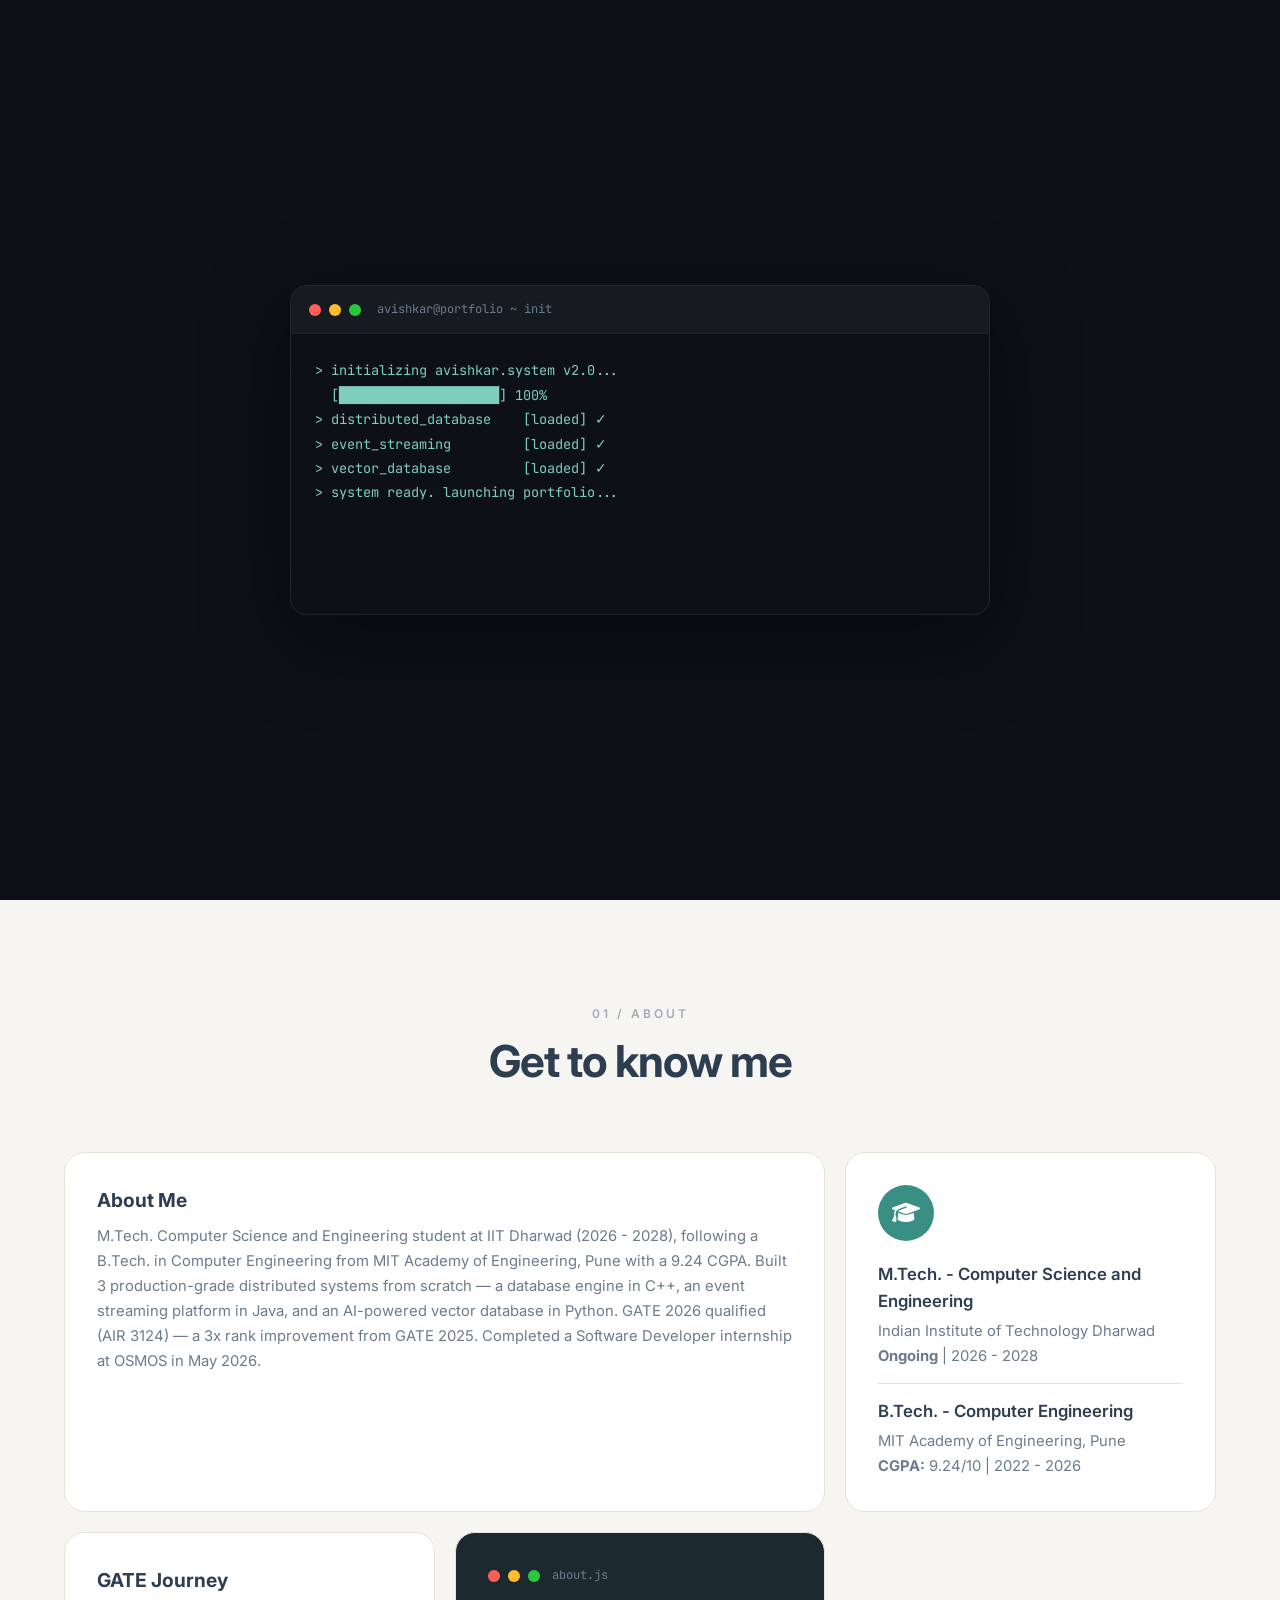
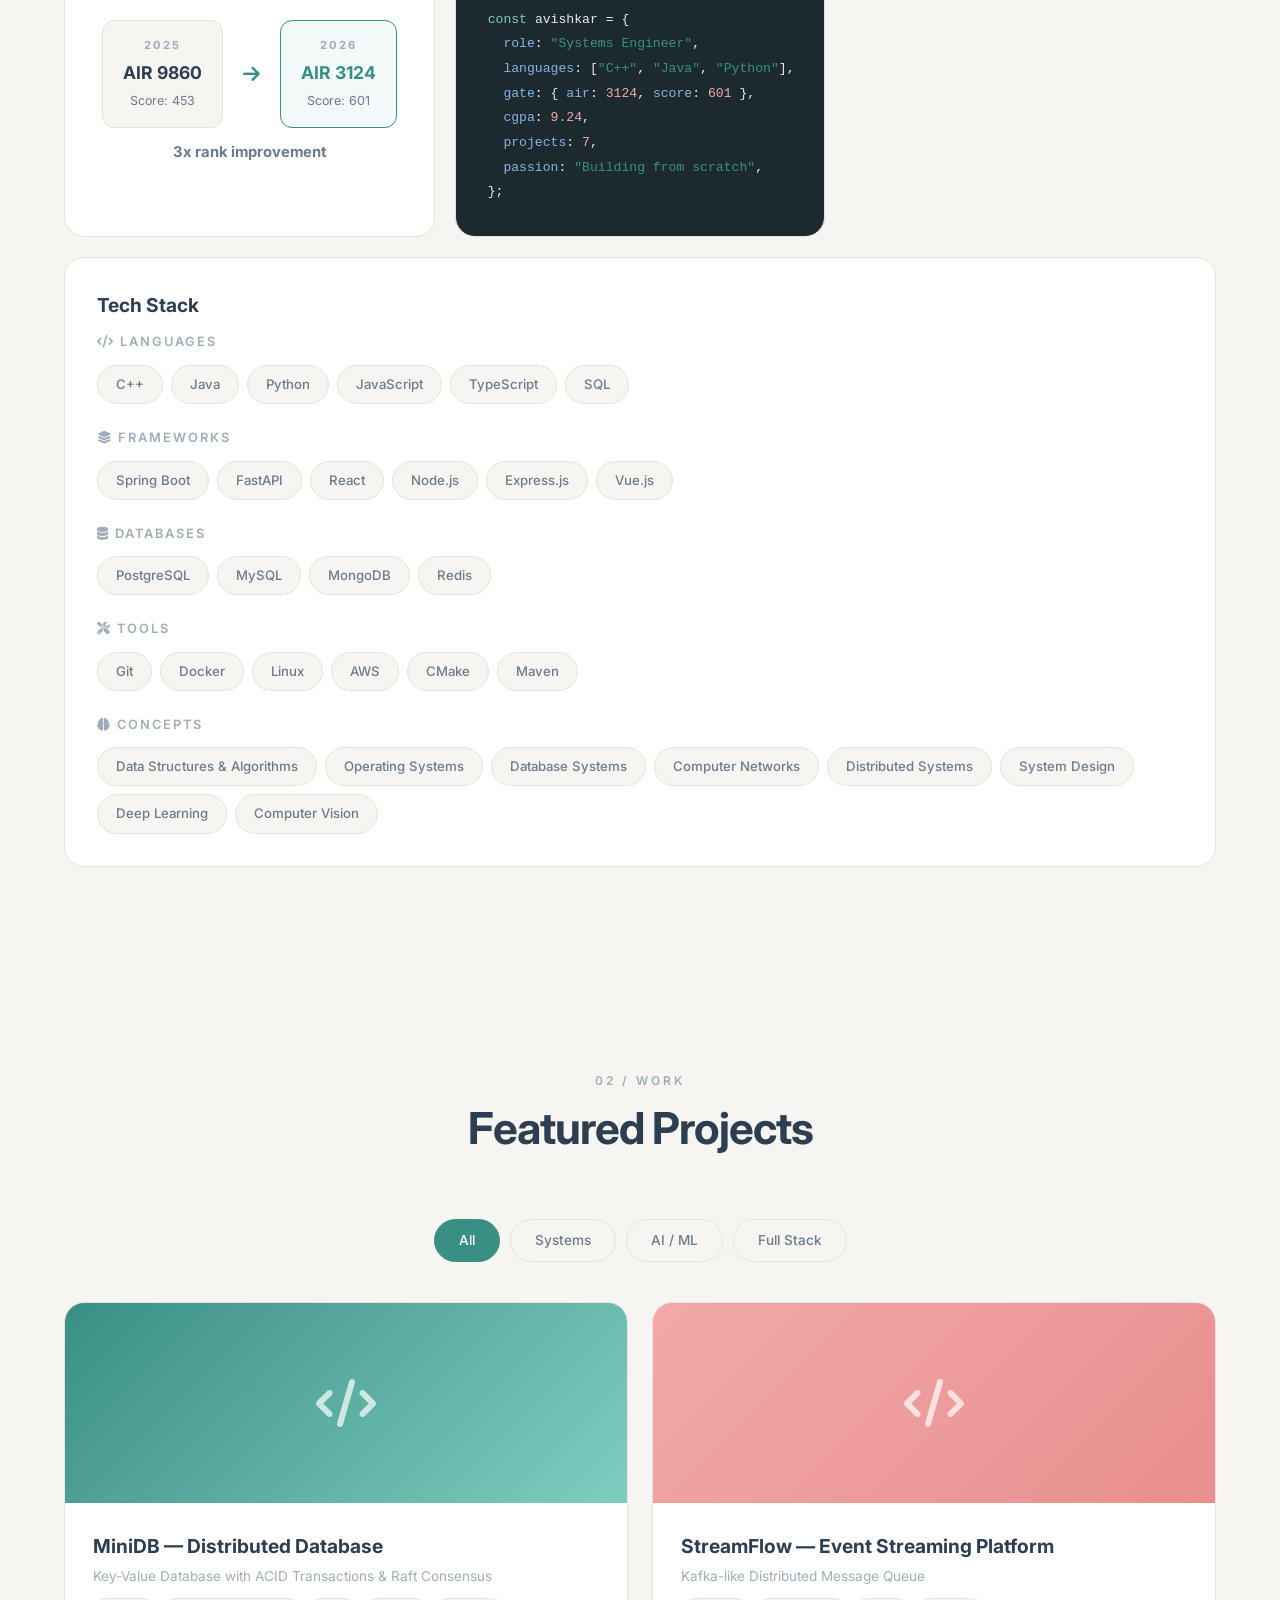
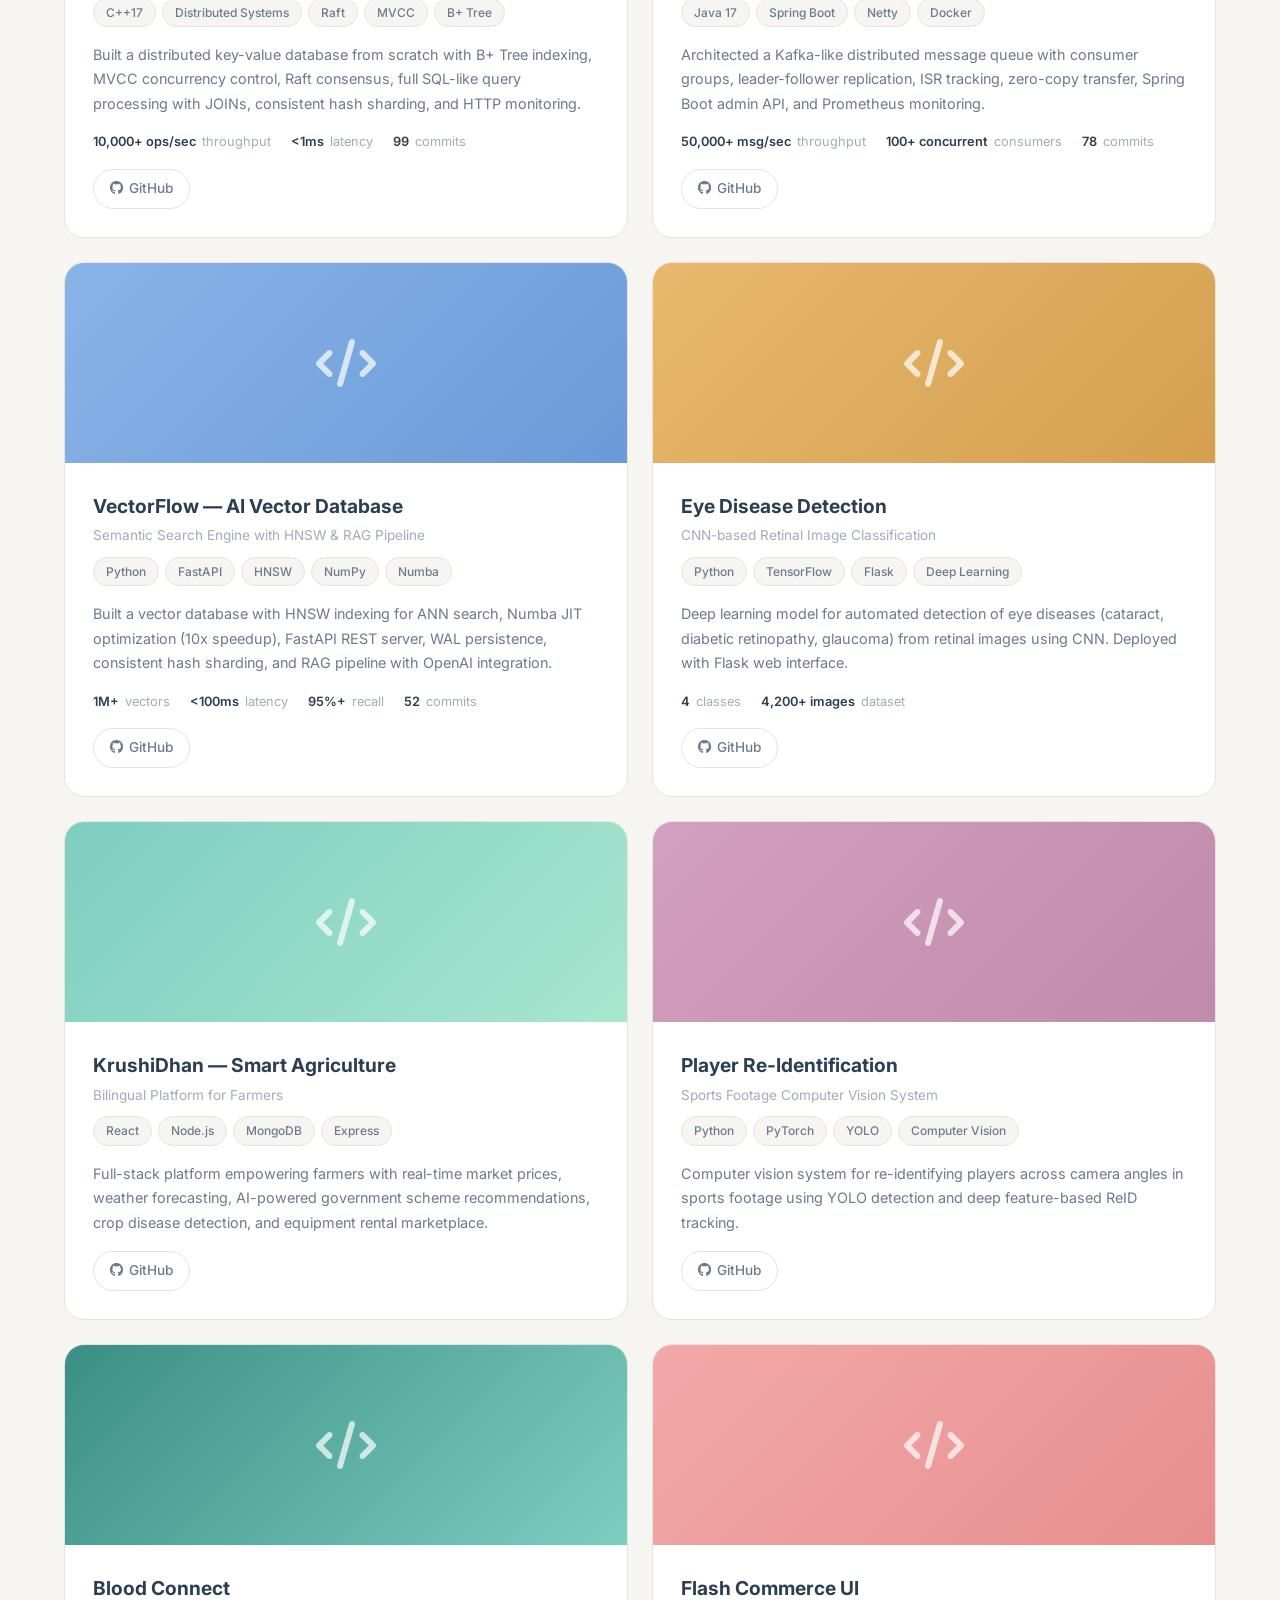
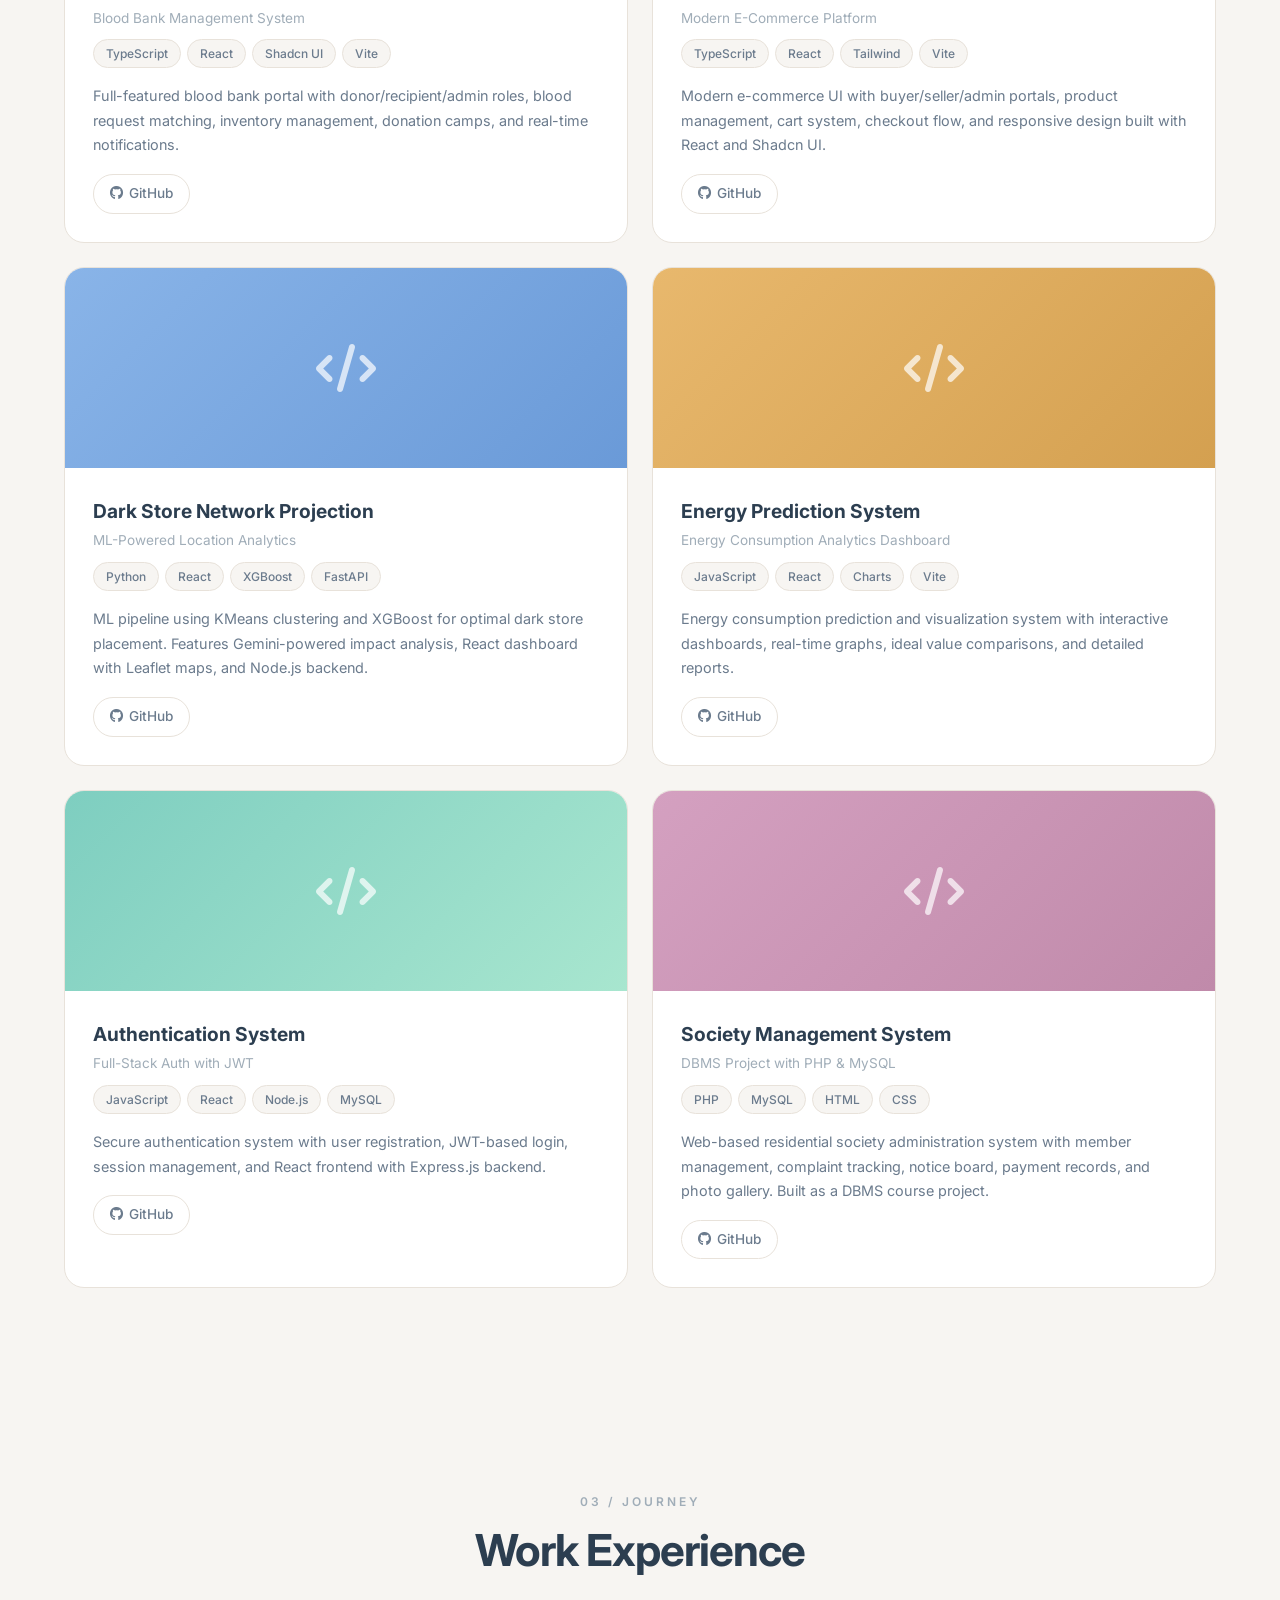
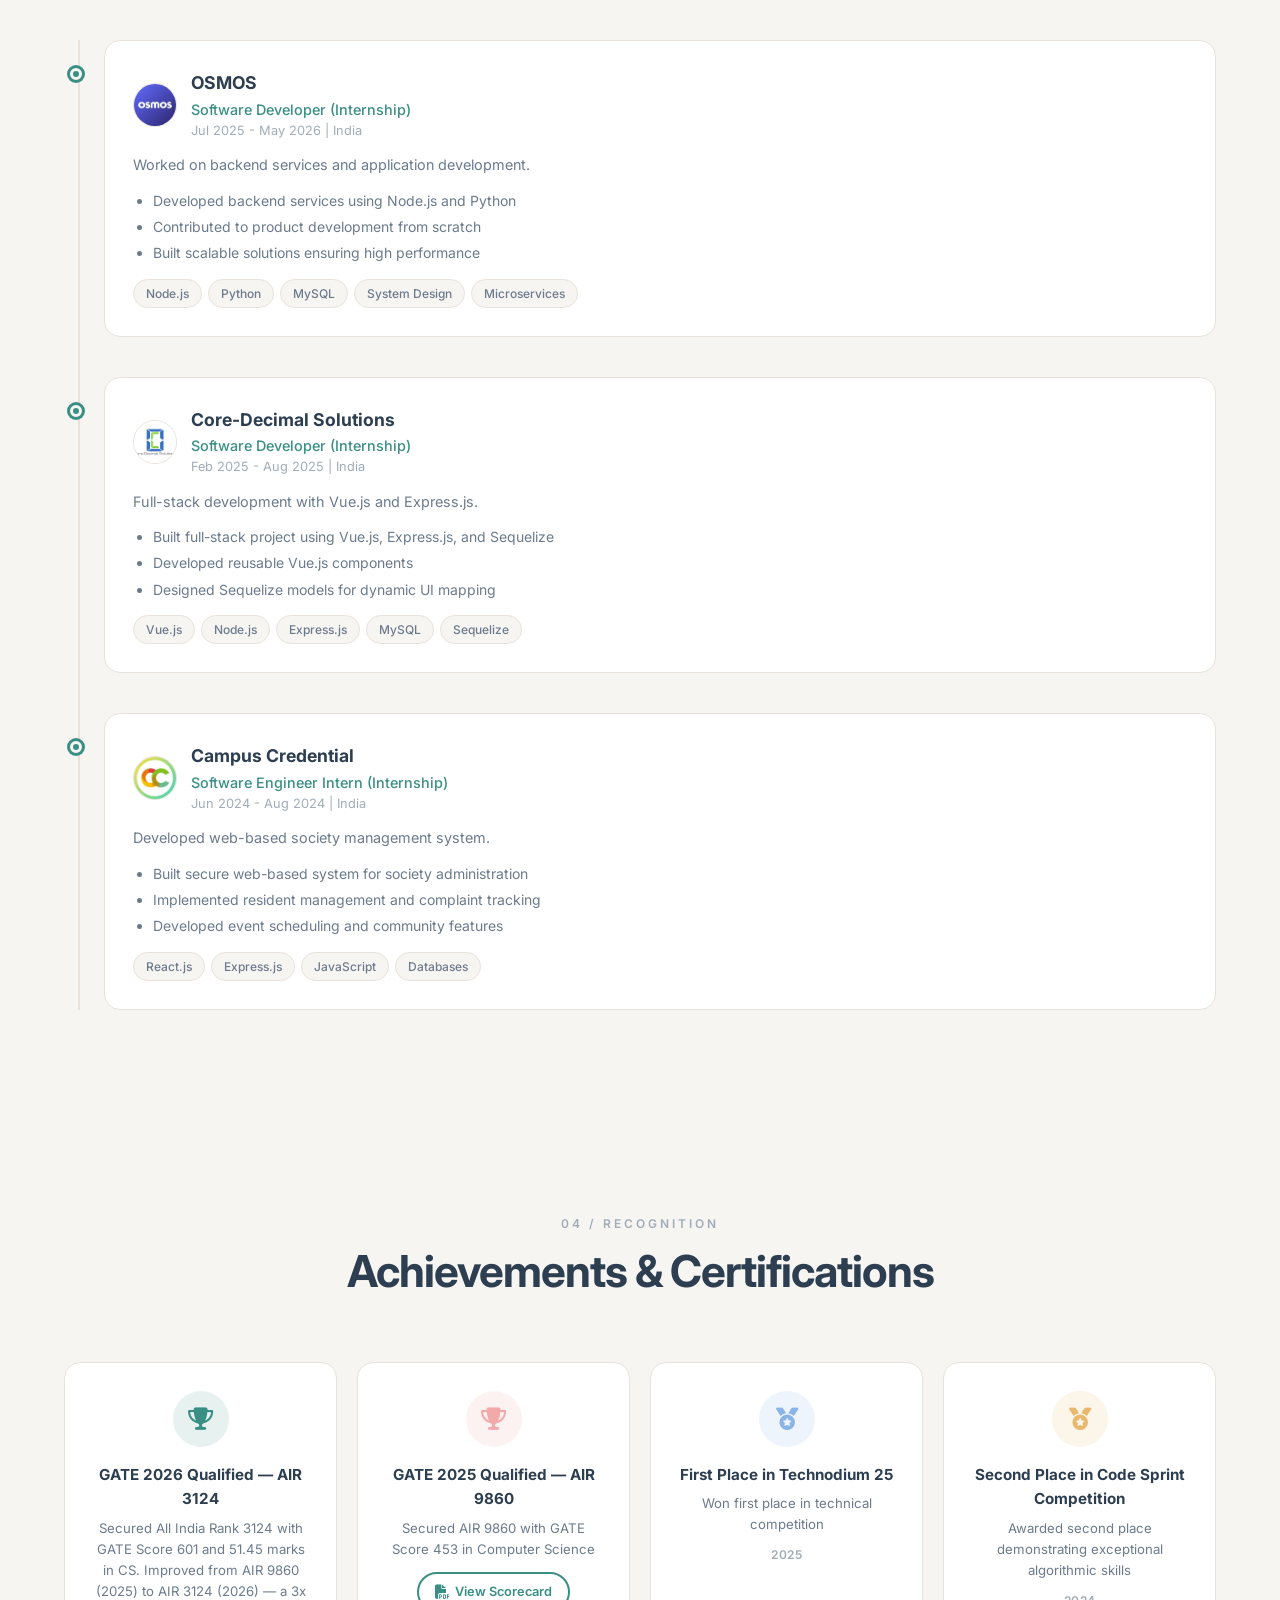
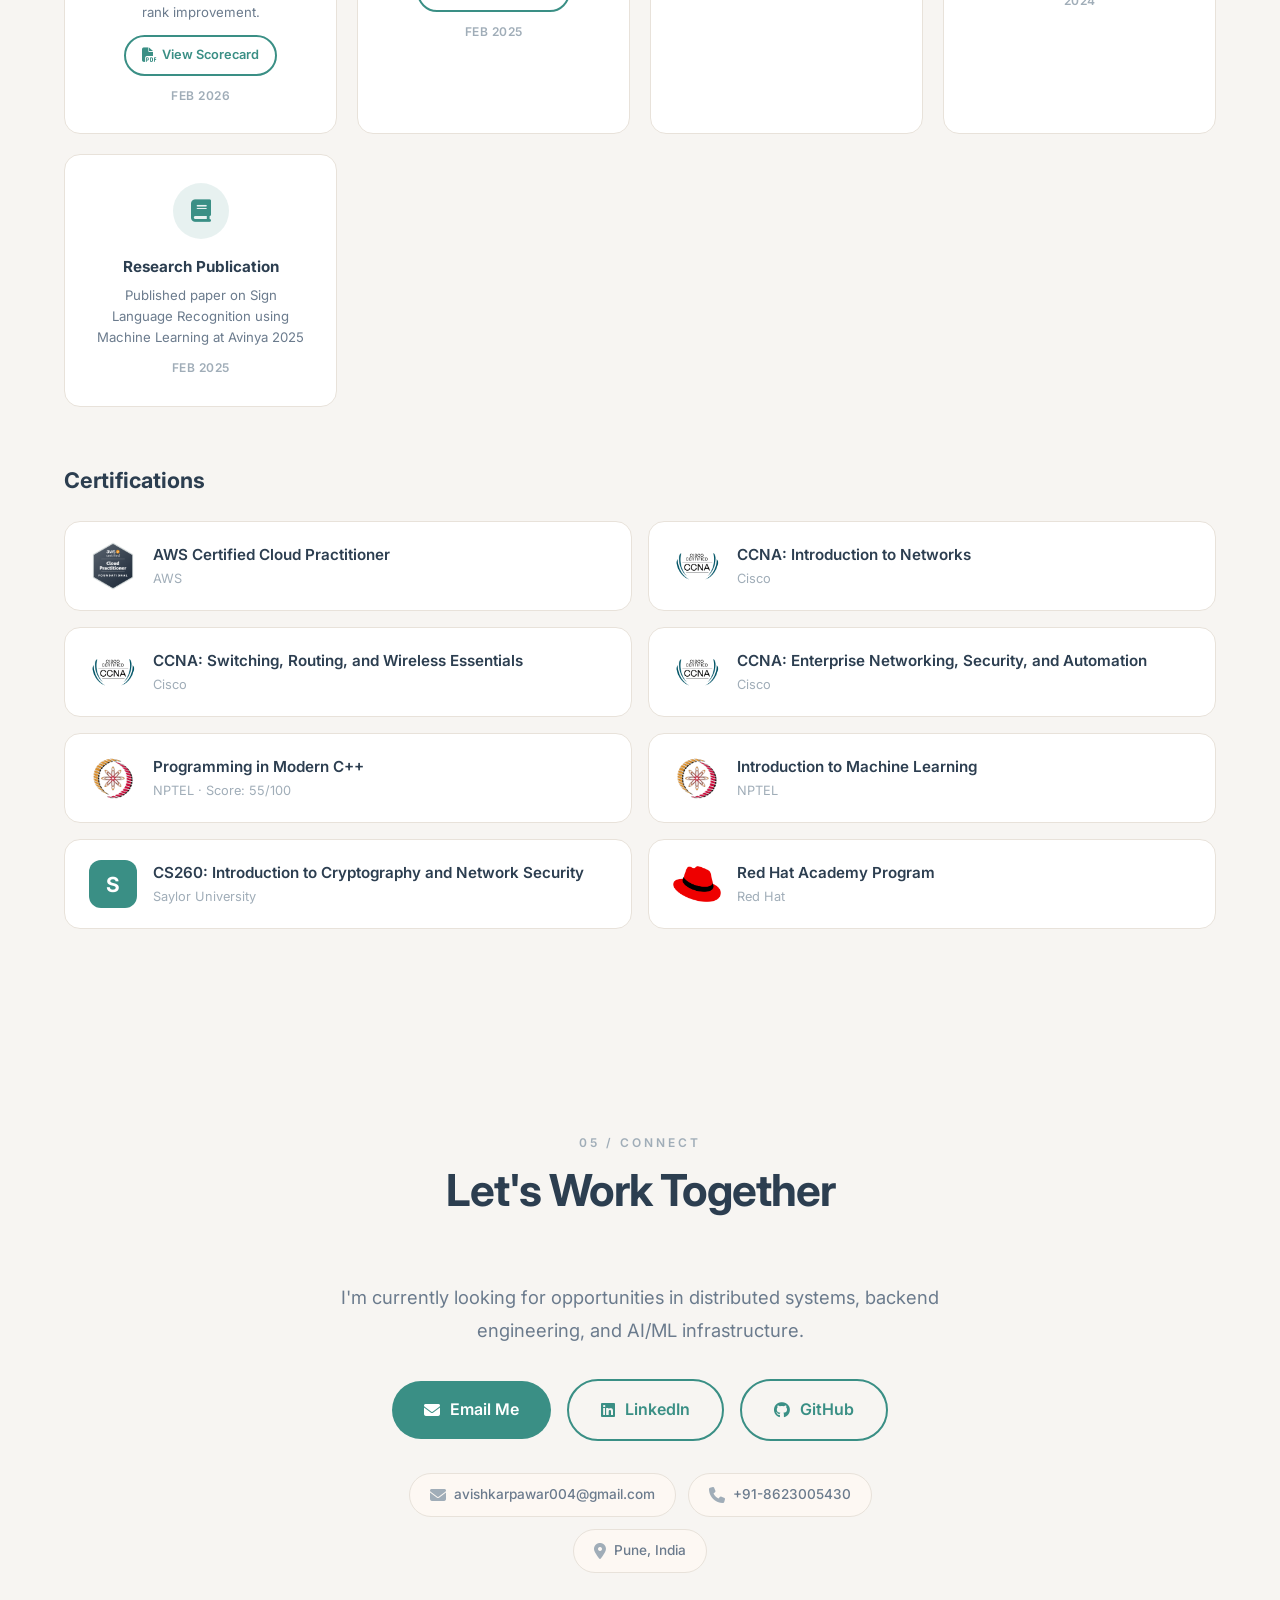
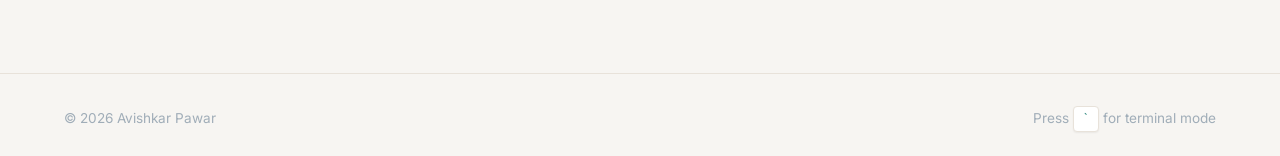
<file: index.html>
<!DOCTYPE html>
<html lang="en" data-theme="light">
<head>
  <meta charset="UTF-8">
  <meta name="viewport" content="width=device-width, initial-scale=1.0">
  <meta name="description" content="Avishkar Pawar — Systems Engineer specializing in Distributed Systems, Database Internals, and AI/ML. GATE 2026 qualified with AIR 3124. Building production-grade systems from scratch.">
  <meta name="keywords" content="Avishkar Pawar, Distributed Systems, Database Internals, AI/ML, C++, Java, Python, Software Engineer, Backend Engineer, GATE 2026">
  <meta name="author" content="Avishkar Pawar">
  <meta name="theme-color" content="#3A8F85">
  <meta name="color-scheme" content="light dark">

  <!-- Open Graph -->
  <meta property="og:type" content="website">
  <meta property="og:title" content="Avishkar Pawar — Systems & AI/ML Engineer">
  <meta property="og:description" content="M.Tech. Computer Science and Engineering student at IIT Dharwad building production-grade distributed systems, databases, and AI/ML infrastructure from scratch.">
  <meta property="og:image" content="https://avishkar-004.github.io/assets/profile.png">
  <meta property="og:url" content="https://avishkar-004.github.io/">
  <meta property="og:site_name" content="Avishkar Pawar Portfolio">

  <!-- Twitter Card -->
  <meta name="twitter:card" content="summary_large_image">
  <meta name="twitter:title" content="Avishkar Pawar — Systems & AI/ML Engineer">
  <meta name="twitter:description" content="Building production-grade distributed systems, databases, and AI/ML infrastructure from scratch.">
  <meta name="twitter:image" content="https://avishkar-004.github.io/assets/profile.png">

  <title>Avishkar Pawar | Systems & AI/ML Engineer</title>

  <!-- Favicon -->
  <link rel="icon" type="image/x-icon" href="assets/favicon.ico">

  <!-- Preconnect hints for fonts -->
  <link rel="preconnect" href="https://fonts.googleapis.com">
  <link rel="preconnect" href="https://fonts.gstatic.com" crossorigin>
  <link rel="preconnect" href="https://cdnjs.cloudflare.com" crossorigin>

  <!-- Google Fonts: Inter + JetBrains Mono -->
  <link href="https://fonts.googleapis.com/css2?family=Inter:wght@300;400;500;600;700;800&family=JetBrains+Mono:wght@400;500;600&display=swap" rel="stylesheet">

  <!-- Font Awesome 6.4 — local copy (works on file://) with CDN fallback -->
  <link rel="stylesheet" href="css/fontawesome/all.min.css">
  <link rel="stylesheet" href="https://cdnjs.cloudflare.com/ajax/libs/font-awesome/6.4.0/css/all.min.css">

  <!-- Custom CSS -->
  <link rel="stylesheet" href="css/style.css">
</head>
<body>

  <!-- ============================================
       TERMINAL BOOT ANIMATION OVERLAY
  ============================================= -->
  <div class="terminal-boot" id="terminal-boot">
    <div class="terminal-window boot-window">
      <div class="terminal-header">
        <span class="dot red"></span>
        <span class="dot yellow"></span>
        <span class="dot green"></span>
        <span class="terminal-title">avishkar@portfolio ~ init</span>
      </div>
      <div class="terminal-body" id="boot-output"></div>
    </div>
  </div>

  <!-- ============================================
       CLI OVERLAY (hidden, toggled with backtick)
  ============================================= -->
  <div class="cli-overlay" id="cli-overlay">
    <div class="terminal-window cli-window">
      <div class="terminal-header">
        <span class="dot red"></span>
        <span class="dot yellow"></span>
        <span class="dot green"></span>
        <span class="terminal-title">avishkar@portfolio ~ cli</span>
        <button class="cli-close-btn" id="cli-close" aria-label="Close terminal">&times;</button>
      </div>
      <div class="terminal-body cli-body">
        <div class="cli-output" id="cli-output">
          <div class="cli-line">Welcome to Avishkar's interactive portfolio CLI.</div>
          <div class="cli-line">Type <span class="cli-cmd">help</span> for available commands.</div>
          <div class="cli-line">&nbsp;</div>
        </div>
        <div class="cli-input-line">
          <span class="cli-prompt">visitor@portfolio:~$</span>
          <input type="text" class="cli-input" id="cli-input" autocomplete="off" spellcheck="false" autofocus>
        </div>
      </div>
    </div>
  </div>

  <!-- Scroll Progress Bar -->
  <div class="scroll-progress" id="scroll-progress" role="progressbar" aria-valuenow="0" aria-valuemin="0" aria-valuemax="100"></div>

  <!-- Navigation -->
  <nav class="navbar" id="navbar" role="navigation" aria-label="Main navigation">
    <div class="container">
      <a href="#home" class="logo" aria-label="Avishkar Pawar — Home">AP<span class="logo-accent">.</span></a>

      <ul class="nav-menu" id="nav-menu">
        <li><a href="#home" class="nav-link">Home</a></li>
        <li><a href="#about" class="nav-link">About</a></li>
        <li><a href="#projects" class="nav-link">Projects</a></li>
        <li><a href="#experience" class="nav-link">Experience</a></li>
        <li><a href="#achievements" class="nav-link">Achievements</a></li>
        <li><a href="#contact" class="nav-link">Contact</a></li>
      </ul>

      <div class="nav-actions">
        <button class="theme-toggle" id="theme-toggle" aria-label="Toggle dark mode">
          <i class="fas fa-moon"></i>
        </button>
        <button class="terminal-btn" id="terminal-btn" aria-label="Open terminal">
          <i class="fas fa-terminal"></i>
        </button>
        <a href="resumes/Avishkar_Pawar_SDE_Resume.pdf" class="btn-nav" id="resume-link" download aria-label="Download resume">
          Resume <i class="fas fa-arrow-down"></i>
        </a>
        <button class="mobile-toggle" id="mobile-toggle" aria-label="Open navigation menu" aria-expanded="false" aria-controls="nav-menu">
          <span></span>
          <span></span>
          <span></span>
        </button>
      </div>
    </div>
  </nav>

  <!-- Main Content -->
  <main>

    <!-- ============================================
         HERO — Split layout with gradient orbs
    ============================================= -->
    <section class="hero" id="home">
      <!-- Animated gradient orbs -->
      <div class="hero-bg" aria-hidden="true">
        <div class="gradient-orb orb-1"></div>
        <div class="gradient-orb orb-2"></div>
        <div class="gradient-orb orb-3"></div>
      </div>

      <div class="container">
        <div class="hero-content">
          <span class="hero-badge">
            <span class="badge-dot" aria-hidden="true"></span>
            Available for Opportunities
          </span>

          <h1 class="hero-title">
            <span class="line">Hi, I'm</span>
            <span class="line gradient-text" id="name">Avishkar Pawar</span>
          </h1>

          <div class="hero-roles" aria-live="polite">
            <span id="typing-text"></span><span class="cursor-blink" aria-hidden="true">|</span>
          </div>

          <p class="hero-desc" id="bio"></p>

          <div class="hero-cta">
            <a href="#projects" class="btn btn-primary">View My Work <i class="fas fa-arrow-right" aria-hidden="true"></i></a>
            <a href="#contact" class="btn btn-outline">Get in Touch <i class="fas fa-envelope" aria-hidden="true"></i></a>
          </div>

          <div class="hero-social" id="social-links">
            <!-- JS populates social links from data.js -->
          </div>
        </div>

        <div class="hero-visual">
          <!-- Stat cards in a staggered 2x2 grid -->
          <div class="stat-grid">
            <div class="stat-card stat-highlight" data-tilt>
              <div class="stat-icon" aria-hidden="true"><i class="fas fa-trophy"></i></div>
              <span class="stat-number">AIR 3124</span>
              <span class="stat-label">GATE 2026</span>
            </div>
            <div class="stat-card" data-tilt>
              <div class="stat-icon" aria-hidden="true"><i class="fas fa-graduation-cap"></i></div>
              <span class="stat-number" id="stat-cgpa">9.24</span>
              <span class="stat-label">CGPA</span>
            </div>
            <div class="stat-card" data-tilt>
              <div class="stat-icon" aria-hidden="true"><i class="fas fa-project-diagram"></i></div>
              <span class="stat-number" id="stat-projects">7+</span>
              <span class="stat-label">Projects</span>
            </div>
            <div class="stat-card" data-tilt>
              <div class="stat-icon" aria-hidden="true"><i class="fas fa-certificate"></i></div>
              <span class="stat-number" id="stat-certs">8+</span>
              <span class="stat-label">Certifications</span>
            </div>
          </div>
        </div>
      </div>

      <div class="scroll-hint" aria-hidden="true">
        <span>Scroll</span>
        <div class="scroll-line"></div>
      </div>
    </section>

    <!-- ============================================
         ABOUT — Bento Grid Layout
    ============================================= -->
    <section class="section" id="about">
      <div class="container">
        <div class="section-header">
          <span class="section-tag">01 / About</span>
          <h2 class="section-title">Get to know me</h2>
        </div>

        <div class="bento-grid">
          <!-- Bio card (spans 2 columns) -->
          <div class="bento-card bento-lg" id="about-bio-card">
            <h3>About Me</h3>
            <p id="about-bio"><!-- JS fills from data.js --></p>
          </div>

          <!-- Education card -->
          <div class="bento-card" id="education-card">
            <div class="bento-icon" aria-hidden="true"><i class="fas fa-graduation-cap"></i></div>
            <div id="education-details">
              <!-- JS fills from data.js -->
            </div>
          </div>

          <!-- GATE Journey Comparison card -->
          <div class="bento-card bento-gate" id="gate-card">
            <h3>GATE Journey</h3>
            <div class="gate-comparison">
              <div class="gate-year gate-prev">
                <span class="gate-year-label">2025</span>
                <span class="gate-rank">AIR 9860</span>
                <span class="gate-score">Score: 453</span>
              </div>
              <div class="gate-arrow" aria-hidden="true">
                <i class="fas fa-arrow-right"></i>
              </div>
              <div class="gate-year gate-current">
                <span class="gate-year-label">2026</span>
                <span class="gate-rank">AIR 3124</span>
                <span class="gate-score">Score: 601</span>
              </div>
            </div>
            <p class="gate-improvement">3x rank improvement</p>
          </div>

          <!-- Code snippet card -->
          <div class="bento-card bento-code" aria-label="Code snippet showcasing GATE 2026 data">
            <div class="code-header" aria-hidden="true">
              <span class="dot red"></span>
              <span class="dot yellow"></span>
              <span class="dot green"></span>
              <span class="code-filename">about.js</span>
            </div>
            <pre class="code-content"><code><span class="kw">const</span> <span class="var">avishkar</span> = {
  <span class="key">role</span>: <span class="str">"Systems Engineer"</span>,
  <span class="key">languages</span>: [<span class="str">"C++"</span>, <span class="str">"Java"</span>, <span class="str">"Python"</span>],
  <span class="key">gate</span>: { <span class="key">air</span>: <span class="num">3124</span>, <span class="key">score</span>: <span class="num">601</span> },
  <span class="key">cgpa</span>: <span class="num">9.24</span>,
  <span class="key">projects</span>: <span class="num">7</span>,
  <span class="key">passion</span>: <span class="str">"Building from scratch"</span>,
};</code></pre>
          </div>

          <!-- Skills card (full width) -->
          <div class="bento-card bento-full" id="skills-card">
            <h3>Tech Stack</h3>
            <div id="skills-grid">
              <!-- JS fills with pill-shaped skill tags grouped by category -->
            </div>
          </div>
        </div>
      </div>
    </section>

    <!-- ============================================
         PROJECTS — Featured projects with filter
    ============================================= -->
    <section class="section" id="projects">
      <div class="container">
        <div class="section-header">
          <span class="section-tag">02 / Work</span>
          <h2 class="section-title">Featured Projects</h2>
        </div>

        <div class="project-filters" role="tablist" aria-label="Filter projects by category">
          <button class="filter-btn active" data-filter="all" role="tab" aria-selected="true">All</button>
          <button class="filter-btn" data-filter="distributed-systems" role="tab" aria-selected="false">Systems</button>
          <button class="filter-btn" data-filter="ai-ml" role="tab" aria-selected="false">AI / ML</button>
          <button class="filter-btn" data-filter="full-stack" role="tab" aria-selected="false">Full Stack</button>
        </div>

        <div class="projects-grid" id="projects-grid" role="tabpanel">
          <!-- JS creates project cards from data.js -->
        </div>
      </div>
    </section>

    <!-- ============================================
         EXPERIENCE — Timeline
    ============================================= -->
    <section class="section" id="experience">
      <div class="container">
        <div class="section-header">
          <span class="section-tag">03 / Journey</span>
          <h2 class="section-title">Work Experience</h2>
        </div>

        <div class="timeline" id="timeline">
          <!-- JS fills from data.js -->
        </div>
      </div>
    </section>

    <!-- ============================================
         ACHIEVEMENTS & CERTIFICATIONS
    ============================================= -->
    <section class="section" id="achievements">
      <div class="container">
        <div class="section-header">
          <span class="section-tag">04 / Recognition</span>
          <h2 class="section-title">Achievements & Certifications</h2>
        </div>

        <div class="achievements-grid" id="achievements-grid">
          <!-- JS fills from data.js -->
        </div>

        <h3 class="subsection-title">Certifications</h3>

        <div class="certs-grid" id="certifications-slider">
          <!-- JS fills from data.js -->
        </div>
      </div>
    </section>

    <!-- ============================================
         CONTACT — Centered, bold
    ============================================= -->
    <section class="section" id="contact">
      <div class="container">
        <div class="section-header">
          <span class="section-tag">05 / Connect</span>
          <h2 class="section-title">Let's Work Together</h2>
        </div>

        <div class="contact-center">
          <p class="contact-desc">I'm currently looking for opportunities in distributed systems, backend engineering, and AI/ML infrastructure.</p>

          <div class="contact-buttons">
            <a href="mailto:avishkarpawar004@gmail.com" class="btn btn-primary btn-lg">
              <i class="fas fa-envelope" aria-hidden="true"></i> Email Me
            </a>
            <a href="https://www.linkedin.com/in/avishkarpawar" target="_blank" rel="noopener noreferrer" class="btn btn-outline btn-lg">
              <i class="fab fa-linkedin" aria-hidden="true"></i> LinkedIn
            </a>
            <a href="https://github.com/avishkar-004" target="_blank" rel="noopener noreferrer" class="btn btn-outline btn-lg">
              <i class="fab fa-github" aria-hidden="true"></i> GitHub
            </a>
          </div>

          <div class="contact-info-row">
            <div class="contact-chip">
              <i class="fas fa-envelope" aria-hidden="true"></i> avishkarpawar004@gmail.com
            </div>
            <div class="contact-chip">
              <i class="fas fa-phone" aria-hidden="true"></i> +91-8623005430
            </div>
            <div class="contact-chip">
              <i class="fas fa-map-marker-alt" aria-hidden="true"></i> Pune, India
            </div>
          </div>
        </div>
      </div>
    </section>

  </main>

  <!-- Footer -->
  <footer class="footer" role="contentinfo">
    <div class="container">
      <p>&copy; 2026 Avishkar Pawar</p>
      <p>Press <kbd>`</kbd> for terminal mode</p>
    </div>
  </footer>

  <!-- Back to Top -->
  <button class="back-to-top" id="back-to-top" aria-label="Back to top">
    <i class="fas fa-arrow-up" aria-hidden="true"></i>
  </button>

  <!-- Scripts -->
  <script src="js/data.js"></script>
  <script src="js/main.js"></script>
  <script src="js/animations.js"></script>

</body>
</html>
</file>
<file: css/style.css>
/* ================================================================
   Portfolio — Complete CSS
   Palette: Teal / Coral / Sky / Honey / Rose — zero purple/violet
   Features: Terminal boot, CLI overlay, GATE bento, full responsive
   ================================================================ */

/* ===== CUSTOM PROPERTIES ===== */
:root {
  --bg: #F7F5F2;
  --bg-alt: #FDF8F3;
  --surface: #FFFFFF;
  --border: #E8E2DA;
  --primary: #3A8F85;
  --primary-dark: #2D7A71;
  --primary-light: #7ECEC0;
  --accent-coral: #F2A9A9;
  --accent-sky: #89B4E8;
  --accent-honey: #E8B86D;
  --accent-rose: #D4A0C0;
  --text: #2C3E50;
  --text-secondary: #6B7B8D;
  --text-muted: #A0ADB8;

  --terminal-bg: #0D1117;
  --terminal-text: #7ECEC0;

  --shadow-sm: 0 1px 3px rgba(44, 62, 80, 0.04);
  --shadow-md: 0 4px 16px rgba(44, 62, 80, 0.06);
  --shadow-lg: 0 8px 32px rgba(44, 62, 80, 0.08);
  --shadow-xl: 0 16px 48px rgba(44, 62, 80, 0.1);
  --radius-sm: 8px;
  --radius-md: 12px;
  --radius-lg: 16px;
  --radius-xl: 20px;
  --radius-pill: 50px;
  --ease: cubic-bezier(0.4, 0, 0.2, 1);
  --ease-spring: cubic-bezier(0.34, 1.56, 0.64, 1);
}

[data-theme="dark"] {
  --bg: #1C2A2F;
  --bg-alt: #243338;
  --surface: #2A3A40;
  --border: #3A4A50;
  --primary: #7ECEC0;
  --primary-dark: #3A8F85;
  --primary-light: #A8E6CF;
  --text: #E8ECF0;
  --text-secondary: #A0B4C0;
  --text-muted: #6B8090;

  --shadow-sm: 0 1px 3px rgba(0, 0, 0, 0.12);
  --shadow-md: 0 4px 16px rgba(0, 0, 0, 0.2);
  --shadow-lg: 0 8px 32px rgba(0, 0, 0, 0.24);
  --shadow-xl: 0 16px 48px rgba(0, 0, 0, 0.28);
}

/* ===== RESET & BASE ===== */
*,
*::before,
*::after {
  margin: 0;
  padding: 0;
  box-sizing: border-box;
}

html {
  scroll-behavior: smooth;
  -webkit-text-size-adjust: 100%;
}

body {
  font-family: 'Inter', -apple-system, BlinkMacSystemFont, 'Segoe UI', Roboto, sans-serif;
  background: var(--bg);
  color: var(--text);
  line-height: 1.6;
  overflow-x: hidden;
  -webkit-font-smoothing: antialiased;
  -moz-osx-font-smoothing: grayscale;
  transition: background 0.4s var(--ease), color 0.4s var(--ease);
}

a {
  color: inherit;
  text-decoration: none;
}

ul, ol {
  list-style: none;
}

img {
  max-width: 100%;
  display: block;
}

button {
  font: inherit;
  cursor: pointer;
  border: none;
  background: none;
  color: inherit;
}

::selection {
  background: var(--primary-light);
  color: var(--text);
}

/* ===== KEYFRAMES ===== */
@keyframes float-1 {
  0%, 100% { transform: translate(0, 0) scale(1); }
  33% { transform: translate(30px, -40px) scale(1.05); }
  66% { transform: translate(-20px, 20px) scale(0.95); }
}

@keyframes float-2 {
  0%, 100% { transform: translate(0, 0) scale(1); }
  33% { transform: translate(-40px, 30px) scale(1.03); }
  66% { transform: translate(30px, -20px) scale(0.97); }
}

@keyframes float-3 {
  0%, 100% { transform: translate(0, 0) scale(1); }
  33% { transform: translate(20px, 30px) scale(1.04); }
  66% { transform: translate(-30px, -30px) scale(0.96); }
}

@keyframes blink {
  0%, 50% { opacity: 1; }
  51%, 100% { opacity: 0; }
}

@keyframes slideDown {
  0% { transform: scaleY(0); opacity: 0; }
  50% { transform: scaleY(1); opacity: 1; }
  100% { transform: scaleY(0); opacity: 0; }
}

@keyframes fadeInUp {
  from {
    opacity: 0;
    transform: translateY(30px);
  }
  to {
    opacity: 1;
    transform: translateY(0);
  }
}

@keyframes pulse-ring {
  0% { transform: scale(1); opacity: 0.6; }
  100% { transform: scale(1.8); opacity: 0; }
}

@keyframes boot-cursor-blink {
  0%, 49% { opacity: 1; }
  50%, 100% { opacity: 0; }
}

@keyframes gate-arrow-pulse {
  0%, 100% { transform: scale(1); opacity: 0.6; }
  50% { transform: scale(1.3); opacity: 1; }
}

@keyframes stat-glow-pulse {
  0%, 100% { box-shadow: 0 0 0 0 rgba(58, 143, 133, 0); }
  50% { box-shadow: 0 0 20px 4px rgba(58, 143, 133, 0.15); }
}

[data-theme="dark"] .stat-highlight {
  animation-name: stat-glow-pulse-dark;
}

@keyframes stat-glow-pulse-dark {
  0%, 100% { box-shadow: 0 0 0 0 rgba(126, 206, 192, 0); }
  50% { box-shadow: 0 0 20px 4px rgba(126, 206, 192, 0.2); }
}

/* ===== TERMINAL BOOT OVERLAY ===== */
.terminal-boot {
  position: fixed;
  inset: 0;
  z-index: 10000;
  background: var(--terminal-bg);
  display: flex;
  align-items: center;
  justify-content: center;
  opacity: 1;
  transition: opacity 0.8s var(--ease);
  pointer-events: auto;
}

.terminal-boot.boot-done {
  opacity: 0;
  pointer-events: none;
}

/* Shared terminal window styles */
.terminal-window {
  background: var(--terminal-bg);
  border: 1px solid #21262D;
  border-radius: var(--radius-lg);
  overflow: hidden;
  box-shadow: 0 24px 80px rgba(0, 0, 0, 0.5);
}

.terminal-header {
  display: flex;
  align-items: center;
  gap: 8px;
  padding: 14px 18px;
  background: #161B22;
  border-bottom: 1px solid #21262D;
  position: relative;
}

.terminal-header .dot {
  width: 12px;
  height: 12px;
  border-radius: 50%;
}

.terminal-header .dot.red { background: #FF5F56; }
.terminal-header .dot.yellow { background: #FFBD2E; }
.terminal-header .dot.green { background: #27C93F; }

.terminal-title {
  font-family: 'JetBrains Mono', 'Fira Code', 'SF Mono', monospace;
  font-size: 0.75rem;
  color: #6B7B8D;
  margin-left: 8px;
}

.terminal-body {
  padding: 24px;
  font-family: 'JetBrains Mono', 'Fira Code', 'SF Mono', monospace;
  font-size: 0.85rem;
  line-height: 1.8;
  color: var(--terminal-text);
}

/* Boot window */
.boot-window {
  width: 90vw;
  max-width: 700px;
  max-height: 80vh;
}

.boot-window .terminal-body {
  min-height: 280px;
  max-height: 50vh;
  overflow-y: auto;
  /* Preserve the \n text nodes that the boot script appends after each line.
     Without this every line collapses onto one row in the rendered output. */
  white-space: pre-wrap;
}

.boot-line {
  opacity: 0;
  animation: fadeInUp 0.3s ease forwards;
  white-space: pre-wrap;
}

/* ===== CLI OVERLAY ===== */
.cli-overlay {
  position: fixed;
  inset: 0;
  z-index: 9000;
  background: rgba(13, 17, 23, 0.7);
  backdrop-filter: blur(8px);
  -webkit-backdrop-filter: blur(8px);
  display: flex;
  align-items: center;
  justify-content: center;
  opacity: 0;
  pointer-events: none;
  transition: opacity 0.3s var(--ease);
}

.cli-overlay.active {
  opacity: 1;
  pointer-events: auto;
}

.cli-window {
  width: 90vw;
  max-width: 800px;
  max-height: 70vh;
  display: flex;
  flex-direction: column;
  transform: translateY(20px) scale(0.96);
  transition: transform 0.3s var(--ease-spring);
}

.cli-overlay.active .cli-window {
  transform: translateY(0) scale(1);
}

.cli-close-btn {
  position: absolute;
  right: 16px;
  top: 50%;
  transform: translateY(-50%);
  background: none;
  border: none;
  color: #6B7B8D;
  font-size: 1.4rem;
  cursor: pointer;
  padding: 4px 8px;
  line-height: 1;
  transition: color 0.2s;
}

.cli-close-btn:hover {
  color: #FF5F56;
}

.cli-body {
  display: flex;
  flex-direction: column;
  flex: 1;
  min-height: 0;
  padding: 0;
}

.cli-output {
  flex: 1;
  overflow-y: auto;
  padding: 20px 24px 8px;
  font-family: 'JetBrains Mono', 'Fira Code', 'SF Mono', monospace;
  font-size: 0.82rem;
  line-height: 1.7;
  color: var(--terminal-text);
  max-height: calc(70vh - 120px);
}

.cli-line {
  white-space: pre-wrap;
  word-break: break-word;
}

/* CLI command output is emitted as <pre> blocks. Browsers default <pre>
   to white-space: pre (no wrapping), which makes long lines overflow the
   terminal box and force horizontal scroll. Force-wrap them instead. */
.cli-output pre {
  white-space: pre-wrap;
  word-break: break-word;
  overflow-wrap: anywhere;
  margin: 0;
  font-family: inherit;
  font-size: inherit;
  color: inherit;
}

.cli-cmd {
  color: #E8B86D;
  font-weight: 600;
}

.cli-echo {
  color: #6B7B8D;
}

.cli-prompt-echo {
  color: #3A8F85;
}

.cli-error {
  color: #F2A9A9;
}

.cli-input-line {
  display: flex;
  align-items: center;
  gap: 10px;
  padding: 12px 24px 16px;
  border-top: 1px solid #21262D;
}

.cli-prompt {
  font-family: 'JetBrains Mono', 'Fira Code', 'SF Mono', monospace;
  font-size: 0.82rem;
  color: #3A8F85;
  white-space: nowrap;
  flex-shrink: 0;
}

.cli-input {
  flex: 1;
  background: none;
  border: none;
  outline: none;
  font-family: 'JetBrains Mono', 'Fira Code', 'SF Mono', monospace;
  font-size: 0.82rem;
  color: var(--terminal-text);
  caret-color: var(--terminal-text);
}

.cli-input::placeholder {
  color: #3A4A50;
}

/* ===== SCROLL PROGRESS BAR ===== */
.scroll-progress {
  position: fixed;
  top: 0;
  left: 0;
  height: 3px;
  width: 0%;
  background: linear-gradient(90deg, var(--primary), var(--primary-light));
  z-index: 9999;
  transition: width 0.1s linear;
  border-radius: 0 2px 2px 0;
}

/* ===== NAVBAR ===== */
.navbar {
  position: fixed;
  top: 0;
  left: 0;
  width: 100%;
  z-index: 1000;
  padding: 16px 0;
  backdrop-filter: blur(20px);
  -webkit-backdrop-filter: blur(20px);
  background: rgba(247, 245, 242, 0.72);
  border-bottom: 1px solid transparent;
  transition: all 0.3s var(--ease);
}

[data-theme="dark"] .navbar {
  background: rgba(28, 42, 47, 0.72);
}

.navbar.scrolled {
  background: rgba(247, 245, 242, 0.88);
  border-bottom: 1px solid var(--border);
  box-shadow: var(--shadow-sm);
  padding: 12px 0;
}

[data-theme="dark"] .navbar.scrolled {
  background: rgba(28, 42, 47, 0.88);
}

.navbar .container {
  max-width: 1200px;
  margin: 0 auto;
  padding: 0 24px;
  display: flex;
  align-items: center;
  justify-content: space-between;
}

.logo {
  font-size: 1.5rem;
  font-weight: 800;
  letter-spacing: -0.5px;
  color: var(--text);
}

.logo-accent {
  color: var(--primary);
  font-size: 1.8rem;
  line-height: 0;
}

.nav-menu {
  display: flex;
  align-items: center;
  gap: 32px;
}

.nav-link {
  position: relative;
  font-size: 0.925rem;
  font-weight: 500;
  color: var(--text-secondary);
  transition: color 0.3s var(--ease);
  padding: 4px 0;
}

.nav-link::after {
  content: '';
  position: absolute;
  bottom: -2px;
  left: 50%;
  width: 0;
  height: 2px;
  background: var(--primary);
  border-radius: 1px;
  transition: width 0.3s var(--ease), left 0.3s var(--ease);
}

.nav-link:hover,
.nav-link.active {
  color: var(--text);
}

.nav-link:hover::after,
.nav-link.active::after {
  width: 100%;
  left: 0;
}

.nav-actions {
  display: flex;
  align-items: center;
  gap: 12px;
}

.btn-nav {
  display: inline-flex;
  align-items: center;
  gap: 8px;
  padding: 10px 22px;
  font-size: 0.875rem;
  font-weight: 600;
  color: var(--surface);
  background: var(--primary);
  border-radius: var(--radius-pill);
  transition: all 0.3s var(--ease);
}

.btn-nav:hover {
  background: var(--primary-dark);
  transform: translateY(-1px);
  box-shadow: var(--shadow-md);
}

/* Terminal Button in Navbar */
.terminal-btn {
  width: 42px;
  height: 42px;
  border-radius: 50%;
  display: flex;
  align-items: center;
  justify-content: center;
  cursor: pointer;
  border: 2px solid var(--primary);
  background: rgba(58, 143, 133, 0.08);
  color: var(--primary);
  font-size: 0.95rem;
  transition: all 0.3s var(--ease);
  box-shadow: var(--shadow-sm);
}

.terminal-btn:hover {
  color: var(--surface);
  background: var(--primary);
  border-color: var(--primary);
  transform: scale(1.08);
  box-shadow: 0 4px 16px rgba(58, 143, 133, 0.3);
}

[data-theme="dark"] .terminal-btn {
  border-color: var(--primary);
  background: rgba(126, 206, 192, 0.1);
  color: var(--primary);
}

[data-theme="dark"] .terminal-btn:hover {
  background: var(--primary);
  color: #1C2A2F;
}

/* Mobile Toggle */
.mobile-toggle {
  display: none;
  flex-direction: column;
  justify-content: center;
  gap: 5px;
  width: 28px;
  height: 28px;
  cursor: pointer;
  z-index: 1001;
}

.mobile-toggle span {
  display: block;
  width: 100%;
  height: 2px;
  background: var(--text);
  border-radius: 2px;
  transition: all 0.3s var(--ease);
  transform-origin: center;
}

.mobile-toggle.active span:nth-child(1) {
  transform: translateY(7px) rotate(45deg);
}

.mobile-toggle.active span:nth-child(2) {
  opacity: 0;
  transform: scaleX(0);
}

.mobile-toggle.active span:nth-child(3) {
  transform: translateY(-7px) rotate(-45deg);
}

/* ===== HERO ===== */
.hero {
  min-height: 100vh;
  display: flex;
  align-items: center;
  position: relative;
  overflow: hidden;
  padding: 120px 0 80px;
}

.hero .container {
  max-width: 1200px;
  margin: 0 auto;
  padding: 0 24px;
  display: flex;
  align-items: center;
  gap: 60px;
  width: 100%;
  position: relative;
  z-index: 2;
}

/* Gradient Orbs */
.hero-bg {
  position: absolute;
  inset: 0;
  overflow: hidden;
  z-index: 0;
}

.gradient-orb {
  position: absolute;
  border-radius: 50%;
  filter: blur(80px);
  opacity: 0.15;
  will-change: transform;
}

[data-theme="dark"] .gradient-orb {
  opacity: 0.08;
}

.gradient-orb.orb-1 {
  width: 600px;
  height: 600px;
  background: radial-gradient(circle, var(--primary) 0%, transparent 70%);
  top: -10%;
  right: -5%;
  animation: float-1 25s ease-in-out infinite;
}

.gradient-orb.orb-2 {
  width: 500px;
  height: 500px;
  background: radial-gradient(circle, var(--accent-coral) 0%, transparent 70%);
  bottom: -10%;
  left: -5%;
  animation: float-2 22s ease-in-out infinite;
}

.gradient-orb.orb-3 {
  width: 450px;
  height: 450px;
  background: radial-gradient(circle, var(--accent-honey) 0%, transparent 70%);
  top: 40%;
  left: 40%;
  animation: float-3 28s ease-in-out infinite;
}

/* Hero Content (left side) */
.hero-content {
  flex: 0 0 55%;
  max-width: 55%;
}

.hero-badge {
  display: inline-flex;
  align-items: center;
  gap: 8px;
  padding: 8px 18px;
  background: var(--bg-alt);
  border: 1px solid var(--border);
  border-radius: var(--radius-pill);
  font-size: 0.825rem;
  font-weight: 500;
  color: var(--text-secondary);
  margin-bottom: 24px;
}

.hero-badge .badge-dot {
  width: 8px;
  height: 8px;
  background: #3A8F85;
  border-radius: 50%;
  position: relative;
}

.hero-badge .badge-dot::after {
  content: '';
  position: absolute;
  inset: 0;
  border-radius: 50%;
  background: #3A8F85;
  animation: pulse-ring 2s ease-out infinite;
}

.hero-title {
  font-size: clamp(2.5rem, 5vw, 3.75rem);
  font-weight: 700;
  line-height: 1.1;
  letter-spacing: -1.5px;
  margin-bottom: 16px;
  color: var(--text);
}

.hero-title .line {
  display: block;
}

.hero-title .gradient-text {
  background: linear-gradient(135deg, var(--primary) 0%, var(--primary-light) 100%);
  -webkit-background-clip: text;
  -webkit-text-fill-color: transparent;
  background-clip: text;
}

.hero-roles {
  font-family: 'JetBrains Mono', 'Fira Code', 'SF Mono', monospace;
  font-size: 1rem;
  color: var(--text-secondary);
  margin-bottom: 12px;
  min-height: 1.6em;
}

.cursor-blink {
  display: inline-block;
  width: 2px;
  height: 1.1em;
  background: var(--primary);
  margin-left: 2px;
  vertical-align: text-bottom;
  animation: blink 1s step-end infinite;
}

.hero-desc {
  font-size: 1.05rem;
  line-height: 1.7;
  color: var(--text-secondary);
  margin-bottom: 32px;
  max-width: 520px;
}

.hero-cta {
  display: flex;
  align-items: center;
  gap: 16px;
  margin-bottom: 36px;
  flex-wrap: wrap;
}

/* Buttons */
.btn {
  display: inline-flex;
  align-items: center;
  gap: 10px;
  cursor: pointer;
  text-decoration: none;
  transition: all 0.3s var(--ease);
}

.btn-primary {
  display: inline-flex;
  align-items: center;
  gap: 10px;
  padding: 14px 32px;
  font-size: 0.95rem;
  font-weight: 600;
  color: var(--surface);
  background: var(--primary);
  border-radius: var(--radius-pill);
  transition: all 0.3s var(--ease);
  border: none;
  cursor: pointer;
}

.btn-primary:hover {
  background: var(--primary-dark);
  transform: translateY(-2px);
  box-shadow: 0 8px 24px rgba(58, 143, 133, 0.3);
}

[data-theme="dark"] .btn-primary {
  color: #1C2A2F;
}

[data-theme="dark"] .btn-primary:hover {
  box-shadow: 0 8px 24px rgba(126, 206, 192, 0.25);
}

.btn-outline {
  display: inline-flex;
  align-items: center;
  gap: 10px;
  padding: 14px 32px;
  font-size: 0.95rem;
  font-weight: 600;
  color: var(--primary);
  background: transparent;
  border: 2px solid var(--primary);
  border-radius: var(--radius-pill);
  transition: all 0.3s var(--ease);
  cursor: pointer;
}

.btn-outline:hover {
  background: var(--primary);
  color: var(--surface);
  transform: translateY(-2px);
  box-shadow: 0 8px 24px rgba(58, 143, 133, 0.2);
}

[data-theme="dark"] .btn-outline:hover {
  color: #1C2A2F;
}

.btn-lg {
  padding: 16px 32px;
  font-size: 1rem;
}

/* Hero Social Links */
.hero-social {
  display: flex;
  align-items: center;
  gap: 16px;
  margin-top: 28px;
}

.social-link,
.hero-social a {
  display: flex;
  align-items: center;
  justify-content: center;
  width: 46px;
  height: 46px;
  border-radius: 50%;
  border: 2px solid var(--border);
  background: var(--surface);
  color: var(--text);
  font-size: 1.2rem;
  transition: all 0.3s var(--ease);
  box-shadow: var(--shadow-sm);
}

.social-link:hover,
.hero-social a:hover {
  color: var(--surface);
  background: var(--primary);
  border-color: var(--primary);
  transform: translateY(-4px);
  box-shadow: 0 8px 24px rgba(58, 143, 133, 0.25);
}

/* Hero Visual (right side) */
.hero-visual {
  flex: 1;
  position: relative;
}

.stat-grid {
  display: grid;
  grid-template-columns: repeat(2, 1fr);
  gap: 16px;
}

.stat-card {
  background: var(--surface);
  border: 1px solid var(--border);
  border-radius: var(--radius-lg);
  padding: 24px;
  text-align: center;
  box-shadow: var(--shadow-sm);
  transition: all 0.3s var(--ease);
}

.stat-card:nth-child(2) {
  transform: translateY(20px);
}

.stat-card:nth-child(3) {
  transform: translateY(-10px);
}

.stat-card:hover {
  transform: perspective(600px) rotateY(-2deg) rotateX(2deg) translateY(-4px);
  box-shadow: var(--shadow-lg);
}

.stat-card:nth-child(2):hover {
  transform: perspective(600px) rotateY(-2deg) rotateX(2deg) translateY(16px);
}

.stat-card:nth-child(3):hover {
  transform: perspective(600px) rotateY(2deg) rotateX(-2deg) translateY(-14px);
}

/* Stat Highlight — GATE card with teal gradient border + glow */
.stat-highlight {
  border: 2px solid transparent;
  background-image: linear-gradient(var(--surface), var(--surface)), linear-gradient(135deg, #3A8F85, #7ECEC0);
  background-origin: border-box;
  background-clip: padding-box, border-box;
  animation: stat-glow-pulse 3s ease-in-out infinite;
}

[data-theme="dark"] .stat-highlight {
  background-image: linear-gradient(var(--surface), var(--surface)), linear-gradient(135deg, #7ECEC0, #A8E6CF);
}

.stat-card .stat-icon {
  font-size: 1.5rem;
  margin-bottom: 8px;
  color: var(--primary);
}

.stat-card .stat-number {
  display: block;
  font-size: 2rem;
  font-weight: 700;
  color: var(--primary);
  line-height: 1.2;
}

.stat-card .stat-label {
  display: block;
  font-size: 0.8rem;
  color: var(--text-muted);
  text-transform: uppercase;
  letter-spacing: 1px;
  margin-top: 4px;
}

/* Scroll Hint */
.scroll-hint {
  position: absolute;
  bottom: 32px;
  left: 50%;
  transform: translateX(-50%);
  display: flex;
  flex-direction: column;
  align-items: center;
  gap: 8px;
  z-index: 2;
}

.scroll-hint span {
  font-size: 0.75rem;
  text-transform: uppercase;
  letter-spacing: 2px;
  color: var(--text-muted);
  font-weight: 500;
}

.scroll-hint .scroll-line {
  width: 1px;
  height: 40px;
  background: var(--border);
  position: relative;
  overflow: hidden;
}

.scroll-hint .scroll-line::after {
  content: '';
  position: absolute;
  top: 0;
  left: 0;
  width: 100%;
  height: 100%;
  background: var(--primary);
  transform-origin: top;
  animation: slideDown 2s ease-in-out infinite;
}

/* ===== SECTIONS ===== */
.section {
  padding: 100px 0;
  position: relative;
}

.section .container {
  max-width: 1200px;
  margin: 0 auto;
  padding: 0 24px;
}

.section-header {
  text-align: center;
  margin-bottom: 64px;
}

.section-tag {
  display: inline-block;
  font-size: 0.75rem;
  font-weight: 600;
  text-transform: uppercase;
  letter-spacing: 3px;
  color: var(--text-muted);
  margin-bottom: 12px;
}

.section-title {
  font-size: clamp(2rem, 4vw, 2.75rem);
  font-weight: 700;
  color: var(--text);
  letter-spacing: -1px;
  line-height: 1.2;
}

.section-subtitle {
  font-size: 1.05rem;
  color: var(--text-secondary);
  margin-top: 12px;
  max-width: 560px;
  margin-left: auto;
  margin-right: auto;
  line-height: 1.7;
}

/* ===== BENTO GRID ===== */
.bento-grid {
  display: grid;
  grid-template-columns: repeat(3, 1fr);
  gap: 20px;
}

.bento-card {
  background: var(--surface);
  border-radius: var(--radius-xl);
  padding: 32px;
  border: 1px solid var(--border);
  transition: all 0.3s var(--ease);
  overflow: hidden;
  position: relative;
}

.bento-card:hover {
  transform: translateY(-4px);
  box-shadow: var(--shadow-lg);
}

.bento-lg {
  grid-column: span 2;
}

.bento-full {
  grid-column: span 3;
}

/* Bento Icon */
.bento-icon {
  width: 56px;
  height: 56px;
  border-radius: 50%;
  background: var(--primary);
  display: flex;
  align-items: center;
  justify-content: center;
  color: var(--surface);
  font-size: 1.4rem;
  margin-bottom: 20px;
  flex-shrink: 0;
}

[data-theme="dark"] .bento-icon {
  color: #1C2A2F;
}

.bento-card h3 {
  font-size: 1.2rem;
  font-weight: 700;
  margin-bottom: 8px;
  color: var(--text);
}

.bento-card h4 {
  font-size: 1.05rem;
  font-weight: 600;
  color: var(--text);
  margin-bottom: 4px;
}

.bento-card p {
  font-size: 0.925rem;
  color: var(--text-secondary);
  line-height: 1.7;
}

.education-entry + .education-entry {
  margin-top: 14px;
  padding-top: 14px;
  border-top: 1px solid var(--border);
}

/* ===== BENTO GATE CARD ===== */
.bento-gate {
  display: flex;
  flex-direction: column;
}

.gate-comparison {
  display: flex;
  align-items: center;
  justify-content: center;
  gap: 20px;
  margin: 16px 0 12px;
}

.gate-year {
  display: flex;
  flex-direction: column;
  align-items: center;
  gap: 4px;
  padding: 16px 20px;
  border-radius: var(--radius-md);
  background: var(--bg);
  border: 1px solid var(--border);
  min-width: 110px;
}

.gate-year-label {
  font-size: 0.7rem;
  font-weight: 700;
  text-transform: uppercase;
  letter-spacing: 2px;
  color: var(--text-muted);
}

.gate-rank {
  font-size: 1.1rem;
  font-weight: 700;
  color: var(--text);
}

.gate-score {
  font-size: 0.78rem;
  color: var(--text-secondary);
}

/* Current GATE year gets teal accent */
.gate-current {
  border-color: var(--primary);
  background: rgba(58, 143, 133, 0.06);
}

[data-theme="dark"] .gate-current {
  background: rgba(126, 206, 192, 0.08);
}

.gate-current .gate-rank {
  color: var(--primary);
}

.gate-arrow {
  font-size: 1.2rem;
  color: var(--primary);
  animation: gate-arrow-pulse 2s ease-in-out infinite;
  flex-shrink: 0;
}

.gate-improvement {
  font-size: 0.9rem;
  font-weight: 700;
  color: var(--primary);
  text-align: center;
}

/* Bento Code Block */
.bento-code {
  background: #1C2A2F !important;
  color: #E8ECF0;
  font-family: 'JetBrains Mono', 'Fira Code', 'SF Mono', monospace;
  font-size: 0.82rem;
  line-height: 1.8;
  overflow-x: auto;
}

.bento-code .code-header {
  display: flex;
  align-items: center;
  gap: 8px;
  margin-bottom: 20px;
}

.bento-code .code-header .dot {
  width: 12px;
  height: 12px;
  border-radius: 50%;
}

.bento-code .code-header .dot.red { background: #FF5F56; }
.bento-code .code-header .dot.yellow { background: #FFBD2E; }
.bento-code .code-header .dot.green { background: #27C93F; }

.code-filename {
  font-family: 'JetBrains Mono', 'Fira Code', 'SF Mono', monospace;
  font-size: 0.75rem;
  color: #6B7B8D;
  margin-left: 4px;
}

.code-content {
  margin: 0;
  font-family: inherit;
  font-size: inherit;
  line-height: inherit;
}

.bento-code .kw  { color: #7ECEC0; }
.bento-code .var { color: #E8ECF0; }
.bento-code .str { color: #3A8F85; }
.bento-code .key { color: #89B4E8; }
.bento-code .num { color: #F2A9A9; }

/* ===== SKILL GROUPS & PILLS ===== */
.skill-group {
  margin-bottom: 20px;
}

.skill-group:last-child {
  margin-bottom: 0;
}

.skill-group-title {
  display: inline-block;
  font-size: 0.8rem;
  font-weight: 600;
  text-transform: uppercase;
  letter-spacing: 2px;
  color: var(--text-muted);
  margin-bottom: 12px;
}

.skill-pills {
  display: flex;
  flex-wrap: wrap;
  gap: 8px;
}

.skill-pill {
  display: inline-flex;
  align-items: center;
  gap: 6px;
  padding: 8px 18px;
  border-radius: var(--radius-pill);
  border: 1px solid var(--border);
  background: var(--bg);
  font-size: 0.825rem;
  font-weight: 500;
  color: var(--text-secondary);
  transition: all 0.3s var(--ease);
}

.skill-pill:hover {
  background: var(--primary);
  color: var(--surface);
  border-color: var(--primary);
  transform: translateY(-1px);
}

[data-theme="dark"] .skill-pill:hover {
  color: #1C2A2F;
}

/* ===== PROJECT FILTERS ===== */
.project-filters {
  display: flex;
  align-items: center;
  justify-content: center;
  gap: 10px;
  margin-bottom: 40px;
  flex-wrap: wrap;
}

.filter-btn {
  padding: 10px 24px;
  font-size: 0.85rem;
  font-weight: 500;
  border-radius: var(--radius-pill);
  border: 1px solid var(--border);
  background: transparent;
  color: var(--text-secondary);
  cursor: pointer;
  transition: all 0.3s var(--ease);
}

.filter-btn:hover {
  background: rgba(58, 143, 133, 0.08);
  border-color: var(--primary);
  color: var(--primary);
}

[data-theme="dark"] .filter-btn:hover {
  background: rgba(126, 206, 192, 0.08);
}

.filter-btn.active {
  background: var(--primary);
  color: var(--surface);
  border-color: var(--primary);
}

[data-theme="dark"] .filter-btn.active {
  color: #1C2A2F;
}

/* ===== PROJECTS GRID ===== */
.projects-grid {
  display: grid;
  grid-template-columns: repeat(2, 1fr);
  gap: 24px;
}

.project-card {
  background: var(--surface);
  border-radius: var(--radius-xl);
  overflow: hidden;
  border: 1px solid var(--border);
  transition: all 0.3s var(--ease);
}

.project-card:hover {
  transform: translateY(-6px);
  box-shadow: var(--shadow-lg);
}

/* Thumb gradients per card — cycling through teal, coral, sky, honey, mint, rose */
.project-thumb {
  height: 200px;
  display: flex;
  align-items: center;
  justify-content: center;
  position: relative;
  overflow: hidden;
}

.project-thumb i {
  font-size: 3rem;
  color: rgba(255, 255, 255, 0.7);
  z-index: 1;
}

.project-card:nth-child(6n+1) .project-thumb {
  background: linear-gradient(135deg, #3A8F85, #7ECEC0);
}

.project-card:nth-child(6n+2) .project-thumb {
  background: linear-gradient(135deg, #F2A9A9, #E88E8E);
}

.project-card:nth-child(6n+3) .project-thumb {
  background: linear-gradient(135deg, #89B4E8, #6A9AD8);
}

.project-card:nth-child(6n+4) .project-thumb {
  background: linear-gradient(135deg, #E8B86D, #D4A050);
}

.project-card:nth-child(6n+5) .project-thumb {
  background: linear-gradient(135deg, #7ECEC0, #A8E6CF);
}

.project-card:nth-child(6n+6) .project-thumb {
  background: linear-gradient(135deg, #D4A0C0, #C08AAA);
}

.project-body {
  padding: 28px;
}

.project-title {
  font-size: 1.2rem;
  font-weight: 700;
  color: var(--text);
  margin-bottom: 4px;
}

.project-subtitle {
  font-size: 0.85rem;
  color: var(--text-muted);
  margin-bottom: 10px;
}

.project-desc {
  font-size: 0.9rem;
  color: var(--text-secondary);
  line-height: 1.7;
  margin-bottom: 16px;
}

/* Project Tags */
.project-tags {
  display: flex;
  flex-wrap: wrap;
  gap: 6px;
  margin-bottom: 16px;
}

.project-tag {
  display: inline-block;
  padding: 4px 12px;
  font-size: 0.75rem;
  font-weight: 500;
  border-radius: var(--radius-pill);
  background: var(--bg);
  color: var(--text-secondary);
  border: 1px solid var(--border);
}

/* Project Metrics */
.project-metrics {
  display: flex;
  gap: 20px;
  margin-bottom: 16px;
  flex-wrap: wrap;
}

.metric {
  display: flex;
  align-items: center;
  gap: 6px;
  font-size: 0.8rem;
  color: var(--text-muted);
}

.metric-val {
  font-weight: 600;
  color: var(--text);
}

.metric-key {
  color: var(--text-muted);
}

/* Project Links */
.project-links {
  display: flex;
  gap: 10px;
}

.project-link {
  display: inline-flex;
  align-items: center;
  gap: 6px;
  padding: 8px 16px;
  border-radius: var(--radius-pill);
  border: 1px solid var(--border);
  color: var(--text-secondary);
  font-size: 0.85rem;
  font-weight: 500;
  transition: all 0.3s var(--ease);
}

.project-link:hover {
  color: var(--primary);
  border-color: var(--primary);
  background: rgba(58, 143, 133, 0.06);
  transform: translateY(-2px);
}

/* ===== TIMELINE ===== */
.timeline {
  position: relative;
  padding-left: 40px;
}

.timeline::before {
  content: '';
  position: absolute;
  top: 0;
  left: 14px;
  width: 2px;
  height: 100%;
  background: var(--border);
}

.timeline-item {
  position: relative;
  margin-bottom: 40px;
}

.timeline-item:last-child {
  margin-bottom: 0;
}

.timeline-dot {
  position: absolute;
  left: -34px;
  top: 28px;
  width: 12px;
  height: 12px;
  border-radius: 50%;
  background: var(--primary);
  border: 3px solid var(--bg);
  box-shadow: 0 0 0 3px var(--primary);
  z-index: 1;
}

.timeline-content {
  background: var(--surface);
  border: 1px solid var(--border);
  border-radius: var(--radius-lg);
  padding: 28px;
  transition: all 0.3s var(--ease);
}

.timeline-content:hover {
  transform: translateY(-3px);
  box-shadow: var(--shadow-md);
}

.timeline-header {
  display: flex;
  align-items: center;
  gap: 14px;
  margin-bottom: 12px;
}

.company-logo {
  width: 44px;
  height: 44px;
  border-radius: 50%;
  overflow: hidden;
  background: var(--bg);
  border: 1px solid var(--border);
  flex-shrink: 0;
  object-fit: cover;
}

.timeline-content h3 {
  font-size: 1.1rem;
  font-weight: 700;
  color: var(--text);
}

.timeline-role {
  font-size: 0.9rem;
  color: var(--primary);
  font-weight: 500;
}

.timeline-period {
  font-size: 0.8rem;
  color: var(--text-muted);
}

.timeline-desc {
  font-size: 0.9rem;
  color: var(--text-secondary);
  line-height: 1.7;
  margin-bottom: 12px;
}

.timeline-tasks {
  list-style: disc;
  padding-left: 20px;
  margin-bottom: 14px;
}

.timeline-tasks li {
  font-size: 0.875rem;
  color: var(--text-secondary);
  margin-bottom: 4px;
  line-height: 1.6;
}

.timeline-tech {
  display: flex;
  flex-wrap: wrap;
  gap: 6px;
}

.tech-tag {
  display: inline-block;
  padding: 4px 12px;
  font-size: 0.75rem;
  font-weight: 500;
  border-radius: var(--radius-pill);
  background: var(--bg);
  color: var(--text-secondary);
  border: 1px solid var(--border);
}

/* ===== ACHIEVEMENTS ===== */
.achievements-grid {
  display: grid;
  grid-template-columns: repeat(4, 1fr);
  gap: 20px;
}

.achievement-card {
  background: var(--surface);
  border-radius: var(--radius-lg);
  padding: 28px;
  border: 1px solid var(--border);
  text-align: center;
  transition: all 0.3s var(--ease);
}

.achievement-card:hover {
  transform: translateY(-4px);
  box-shadow: var(--shadow-md);
}

.achievement-icon {
  width: 56px;
  height: 56px;
  border-radius: 50%;
  display: flex;
  align-items: center;
  justify-content: center;
  margin: 0 auto 16px;
  font-size: 1.4rem;
}

.achievement-card:nth-child(4n+1) .achievement-icon {
  background: rgba(58, 143, 133, 0.12);
  color: var(--primary);
}

.achievement-card:nth-child(4n+2) .achievement-icon {
  background: rgba(242, 169, 169, 0.15);
  color: var(--accent-coral);
}

.achievement-card:nth-child(4n+3) .achievement-icon {
  background: rgba(137, 180, 232, 0.15);
  color: var(--accent-sky);
}

.achievement-card:nth-child(4n+4) .achievement-icon {
  background: rgba(232, 184, 109, 0.15);
  color: var(--accent-honey);
}

.achievement-card h3 {
  font-size: 0.95rem;
  font-weight: 700;
  color: var(--text);
  margin-bottom: 6px;
}

.achievement-card p {
  font-size: 0.825rem;
  color: var(--text-secondary);
  line-height: 1.6;
}

.achievement-link {
  display: inline-flex;
  align-items: center;
  gap: 6px;
  margin-top: 12px;
  padding: 8px 16px;
  font-size: 0.8rem;
  font-weight: 600;
  color: var(--primary);
  border: 2px solid var(--primary);
  border-radius: var(--radius-pill);
  text-decoration: none;
  transition: all 0.3s var(--ease);
}

.achievement-link:hover {
  background: var(--primary);
  color: var(--surface);
  transform: translateY(-2px);
  box-shadow: 0 4px 16px rgba(58, 143, 133, 0.25);
}

.achievement-link i {
  font-size: 0.9rem;
}

.achievement-date {
  display: block;
  margin-top: 10px;
  font-size: 0.75rem;
  font-weight: 600;
  color: var(--text-muted);
  text-transform: uppercase;
  letter-spacing: 0.5px;
}

.subsection-title {
  font-size: 1.35rem;
  font-weight: 700;
  color: var(--text);
  margin-bottom: 24px;
  margin-top: 56px;
}

/* ===== CERTIFICATIONS GRID ===== */
.certs-grid {
  display: grid;
  grid-template-columns: repeat(2, 1fr);
  gap: 16px;
}

.cert-card {
  display: flex;
  align-items: center;
  gap: 16px;
  background: var(--surface);
  border: 1px solid var(--border);
  border-radius: var(--radius-lg);
  padding: 20px 24px;
  transition: all 0.3s var(--ease);
}

.cert-card:hover {
  transform: translateY(-2px);
  box-shadow: var(--shadow-md);
}

.cert-icon-wrap {
  width: 48px;
  height: 48px;
  flex-shrink: 0;
}

.cert-icon-wrap img.cert-icon {
  width: 48px;
  height: 48px;
  border-radius: var(--radius-md);
  object-fit: contain;
}

.cert-initial {
  width: 48px;
  height: 48px;
  border-radius: var(--radius-md);
  background: var(--primary);
  color: var(--surface);
  display: flex;
  align-items: center;
  justify-content: center;
  font-size: 1.3rem;
  font-weight: 700;
  flex-shrink: 0;
}

[data-theme="dark"] .cert-initial {
  color: #1C2A2F;
}

.cert-details h4 {
  font-size: 0.95rem;
  font-weight: 600;
  color: var(--text);
  margin-bottom: 2px;
}

.cert-details p {
  font-size: 0.8rem;
  color: var(--text-muted);
}

/* ===== CONTACT ===== */
.contact-center {
  text-align: center;
  max-width: 600px;
  margin: 0 auto;
}

.contact-desc {
  font-size: 1.15rem;
  color: var(--text-secondary);
  line-height: 1.8;
  margin-bottom: 32px;
}

.contact-buttons {
  display: flex;
  align-items: center;
  justify-content: center;
  gap: 16px;
  margin-bottom: 32px;
  flex-wrap: wrap;
}

.contact-info-row {
  display: flex;
  align-items: center;
  justify-content: center;
  gap: 12px;
  flex-wrap: wrap;
}

.contact-chip {
  display: inline-flex;
  align-items: center;
  gap: 8px;
  padding: 10px 20px;
  background: var(--bg-alt);
  border: 1px solid var(--border);
  border-radius: var(--radius-pill);
  font-size: 0.85rem;
  font-weight: 500;
  color: var(--text-secondary);
  transition: all 0.3s var(--ease);
}

.contact-chip:hover {
  border-color: var(--primary);
  color: var(--primary);
  background: rgba(58, 143, 133, 0.05);
}

.contact-chip i,
.contact-chip svg {
  font-size: 1rem;
  color: var(--text-muted);
}

/* ===== FOOTER ===== */
.footer {
  padding: 32px 0;
  border-top: 1px solid var(--border);
}

.footer .container {
  max-width: 1200px;
  margin: 0 auto;
  padding: 0 24px;
  display: flex;
  align-items: center;
  justify-content: space-between;
}

.footer p {
  font-size: 0.85rem;
  color: var(--text-muted);
}

.footer kbd {
  display: inline-block;
  padding: 2px 8px;
  background: var(--surface);
  border: 1px solid var(--border);
  border-radius: 4px;
  font-family: 'JetBrains Mono', 'Fira Code', monospace;
  font-size: 0.8rem;
  color: var(--primary);
  box-shadow: 0 1px 2px rgba(0,0,0,0.06);
}

.footer-links {
  display: flex;
  gap: 20px;
}

.footer-links a {
  font-size: 0.85rem;
  color: var(--text-muted);
  transition: color 0.3s var(--ease);
}

.footer-links a:hover {
  color: var(--primary);
}

/* ===== BACK TO TOP ===== */
.back-to-top {
  position: fixed;
  bottom: 32px;
  right: 32px;
  width: 48px;
  height: 48px;
  border-radius: 50%;
  background: var(--primary);
  color: var(--surface);
  display: flex;
  align-items: center;
  justify-content: center;
  font-size: 1.2rem;
  z-index: 100;
  cursor: pointer;
  transform: scale(0);
  transition: all 0.3s var(--ease-spring);
  border: none;
  box-shadow: var(--shadow-md);
}

[data-theme="dark"] .back-to-top {
  color: #1C2A2F;
}

.back-to-top.visible {
  transform: scale(1);
}

.back-to-top:hover {
  transform: scale(1) translateY(-4px);
  box-shadow: var(--shadow-lg);
}

/* ===== THEME TOGGLE ===== */
.theme-toggle {
  width: 42px;
  height: 42px;
  border-radius: 50%;
  display: flex;
  align-items: center;
  justify-content: center;
  cursor: pointer;
  border: 2px solid var(--border);
  background: var(--surface);
  color: var(--text);
  font-size: 1.15rem;
  transition: all 0.3s var(--ease);
  box-shadow: var(--shadow-sm);
}

.theme-toggle:hover {
  color: var(--primary);
  border-color: var(--primary);
  background: rgba(58, 143, 133, 0.06);
  transform: scale(1.08);
  box-shadow: var(--shadow-md);
}

/* ===== UTILITY & ANIMATION CLASSES ===== */
.fade-in-up {
  opacity: 0;
  transform: translateY(30px);
  transition: opacity 0.6s var(--ease), transform 0.6s var(--ease);
}

.fade-in-up.visible {
  opacity: 1;
  transform: translateY(0);
}

.container {
  max-width: 1200px;
  margin: 0 auto;
  padding: 0 24px;
}

/* ===== RESPONSIVE -- TABLET (max-width: 968px) ===== */
@media (max-width: 968px) {
  .hero .container {
    flex-direction: column;
    text-align: center;
  }

  .hero-content {
    flex: none;
    max-width: 100%;
  }

  .hero-desc {
    margin-left: auto;
    margin-right: auto;
  }

  .hero-cta {
    justify-content: center;
  }

  .hero-social {
    justify-content: center;
  }

  .hero-visual {
    width: 100%;
    max-width: 480px;
    margin: 0 auto;
  }

  .bento-grid {
    grid-template-columns: repeat(2, 1fr);
  }

  .bento-lg {
    grid-column: span 2;
  }

  .bento-full {
    grid-column: span 2;
  }

  .bento-gate {
    grid-column: span 2;
  }

  .projects-grid {
    grid-template-columns: repeat(2, 1fr);
  }

  .achievements-grid {
    grid-template-columns: repeat(2, 1fr);
  }

  .nav-menu {
    position: fixed;
    top: 0;
    right: -100%;
    width: 280px;
    height: 100vh;
    background: var(--surface);
    border-left: 1px solid var(--border);
    flex-direction: column;
    padding: 80px 32px 32px;
    gap: 8px;
    transition: right 0.35s var(--ease);
    box-shadow: -10px 0 40px rgba(44, 62, 80, 0.08);
    z-index: 999;
  }

  .nav-menu.active {
    right: 0;
  }

  .nav-link {
    font-size: 1rem;
    padding: 12px 0;
    width: 100%;
  }

  .nav-link::after {
    bottom: 8px;
  }

  .mobile-toggle {
    display: flex;
  }

  .section {
    padding: 72px 0;
  }

  /* Hide terminal btn text on tablet, keep icon */
  .btn-nav {
    padding: 10px 16px;
    font-size: 0;
  }

  .btn-nav i {
    font-size: 0.9rem;
  }
}

/* ===== RESPONSIVE -- MOBILE (max-width: 640px) ===== */
@media (max-width: 640px) {
  .hero {
    padding: 100px 0 60px;
  }

  .hero-title {
    font-size: 2.2rem;
  }

  .hero-badge {
    font-size: 0.75rem;
    padding: 6px 14px;
  }

  .stat-grid {
    grid-template-columns: repeat(2, 1fr);
    gap: 12px;
  }

  .stat-card {
    padding: 18px;
  }

  .stat-card .stat-number {
    font-size: 1.5rem;
  }

  .stat-card:nth-child(2) {
    transform: translateY(0);
  }

  .stat-card:nth-child(3) {
    transform: translateY(0);
  }

  .bento-grid {
    grid-template-columns: 1fr;
  }

  .bento-lg,
  .bento-full,
  .bento-gate {
    grid-column: span 1;
  }

  .gate-comparison {
    gap: 12px;
  }

  .gate-year {
    min-width: 90px;
    padding: 12px 14px;
  }

  .projects-grid {
    grid-template-columns: 1fr;
  }

  .achievements-grid {
    grid-template-columns: repeat(2, 1fr);
  }

  .certs-grid {
    grid-template-columns: 1fr;
  }

  .timeline {
    padding-left: 30px;
  }

  .timeline::before {
    left: 8px;
  }

  .timeline-dot {
    left: -28px;
  }

  .timeline-content {
    padding: 20px;
  }

  .project-filters {
    gap: 8px;
  }

  .filter-btn {
    padding: 8px 18px;
    font-size: 0.8rem;
  }

  .section {
    padding: 56px 0;
  }

  .section-title {
    font-size: 1.75rem;
  }

  .btn-primary,
  .btn-outline {
    padding: 12px 24px;
    font-size: 0.875rem;
  }

  .btn-lg {
    padding: 14px 28px;
  }

  .contact-buttons {
    flex-direction: column;
    align-items: stretch;
  }

  .contact-buttons .btn-primary,
  .contact-buttons .btn-outline {
    justify-content: center;
  }

  .contact-info-row {
    flex-direction: column;
  }

  .footer .container {
    flex-direction: column;
    gap: 16px;
    text-align: center;
  }

  .back-to-top {
    bottom: 20px;
    right: 20px;
    width: 42px;
    height: 42px;
  }

  .scroll-hint {
    display: none;
  }

  .hero-social a,
  .social-link {
    width: 40px;
    height: 40px;
  }

  .project-thumb {
    height: 160px;
  }

  .project-body {
    padding: 20px;
  }

  /* Boot window responsive */
  .boot-window {
    width: 95vw;
  }

  .cli-window {
    width: 95vw;
    max-height: 80vh;
  }

  /* Terminal button hidden label on mobile */
  .terminal-btn {
    width: 36px;
    height: 36px;
    font-size: 0.8rem;
  }

  .theme-toggle {
    width: 36px;
    height: 36px;
    font-size: 0.95rem;
  }

  .btn-nav {
    padding: 8px 14px;
    font-size: 0.8rem;
  }

  /* Reduce padding in terminal on mobile */
  .terminal-body {
    padding: 16px;
    font-size: 0.75rem;
  }

  .cli-output {
    padding: 12px 16px 4px;
    font-size: 0.75rem;
  }

  .cli-input-line {
    padding: 8px 16px 12px;
  }
}

/* ===== PRINT ===== */
@media print {
  .navbar,
  .scroll-progress,
  .back-to-top,
  .scroll-hint,
  .hero-bg,
  .terminal-boot,
  .cli-overlay,
  .terminal-btn {
    display: none !important;
  }

  body {
    background: none;
    color: #2C3E50;
  }

  .section {
    padding: 32px 0;
  }
}
</file>
